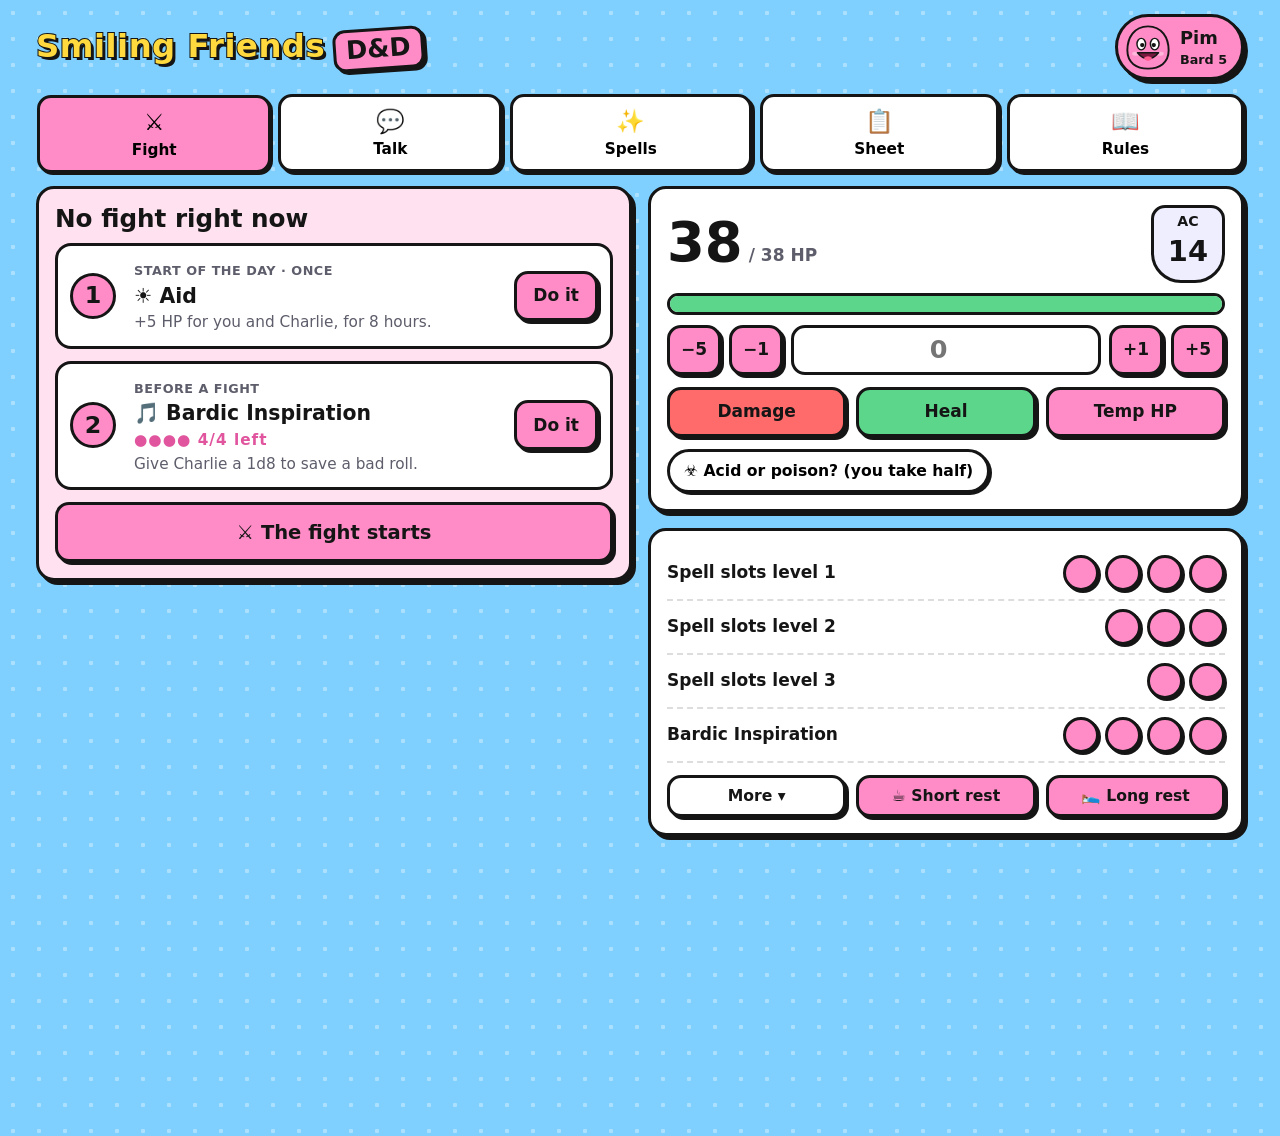
<file: site/index.html>
<!DOCTYPE html>
<html lang="en">
<head>
<meta charset="utf-8">
<meta name="viewport" content="width=device-width, initial-scale=1, viewport-fit=cover">
<title>Pim Pimling — Smiling Friends D&amp;D</title>
<meta name="description" content="Character sheet and turn helper for Pim Pimling, Bard 5 (D&D 2024).">
<meta name="theme-color" content="#7fd0ff">
<meta name="apple-mobile-web-app-capable" content="yes">
<meta name="mobile-web-app-capable" content="yes">
<meta name="apple-mobile-web-app-title" content="Pim">
<link rel="manifest" href="manifest.json">
<link rel="icon" href="icons/icon.svg" type="image/svg+xml">
<link rel="apple-touch-icon" href="icons/icon-180.png">
<link rel="stylesheet" href="css/style.css">
</head>
<body class="theme-pim">
<div id="app"></div>
<div id="result"></div>
<noscript>Enable JavaScript to use this app.</noscript>
<script src="js/data.js"></script>
<script src="js/core.js"></script>
<script src="js/pim.js"></script>
<script src="js/flow.js"></script>
<script src="js/views.js"></script>
<script src="js/main.js"></script>
</body>
</html>
</file>
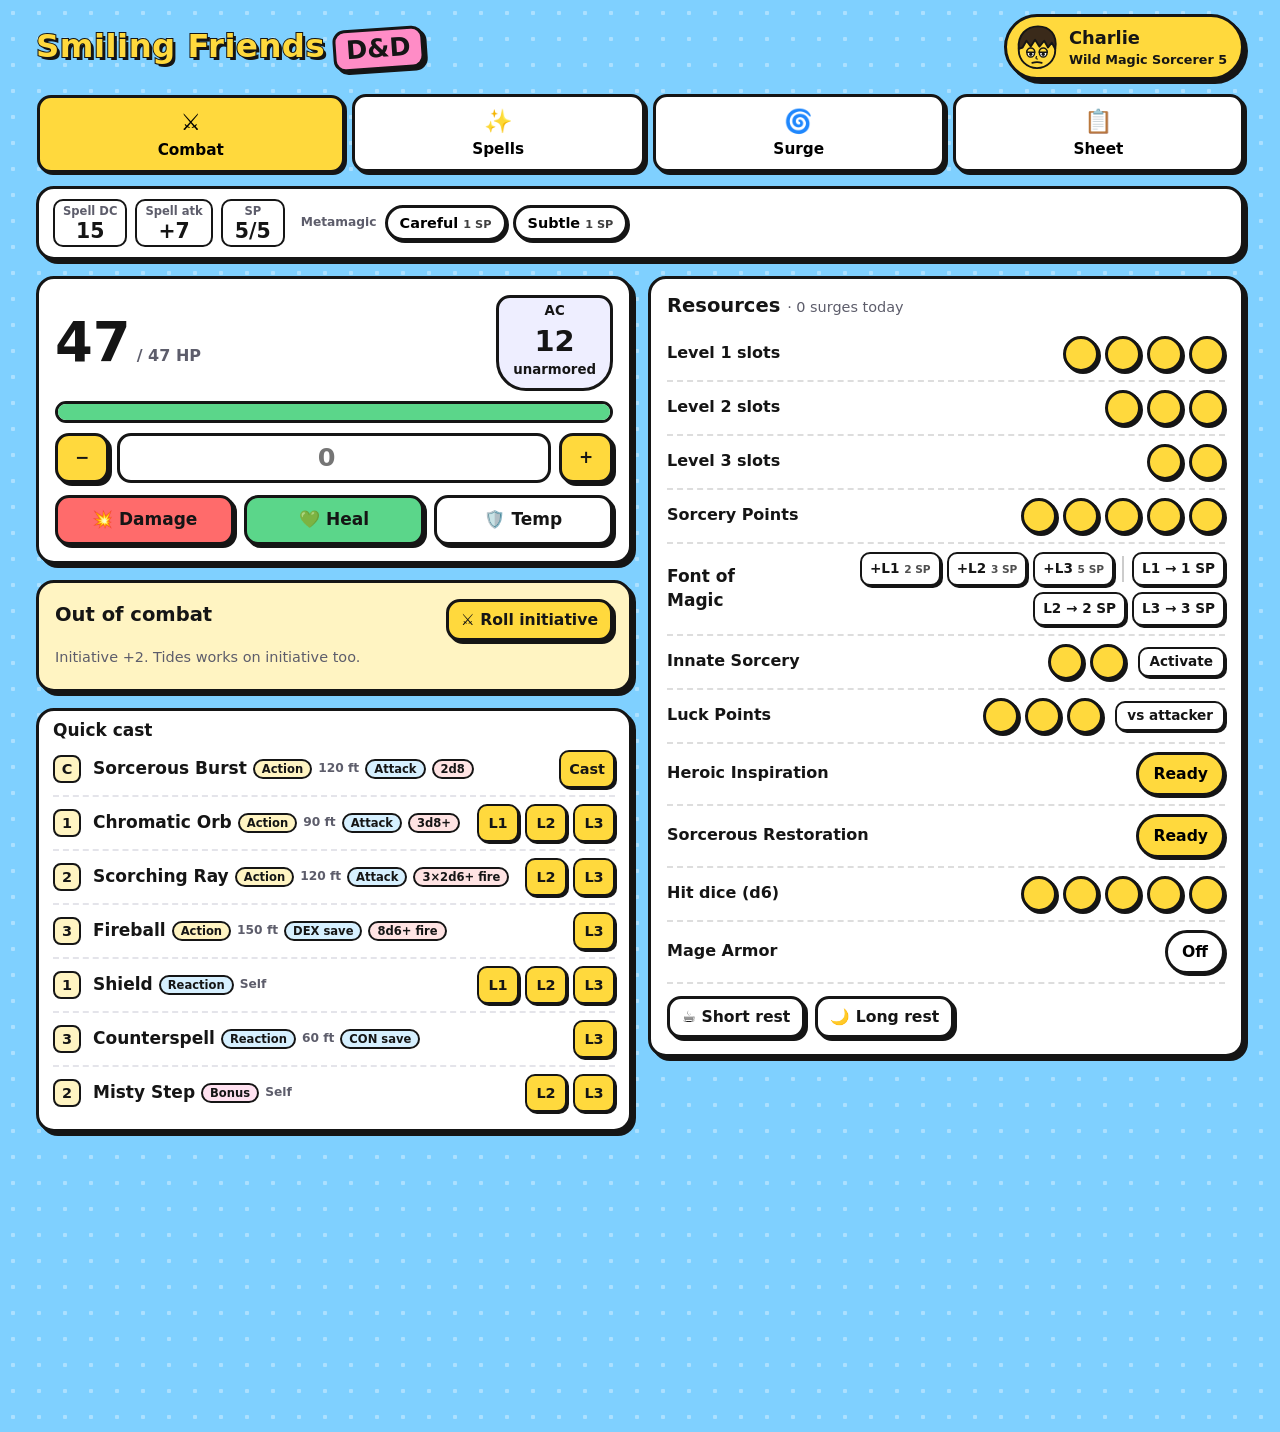
<file: site/charlie/index.html>
<!DOCTYPE html>
<html lang="en">
<head>
<meta charset="utf-8">
<meta name="viewport" content="width=device-width, initial-scale=1, viewport-fit=cover">
<title>Charlie Dompler — Smiling Friends D&amp;D</title>
<meta name="description" content="Wild Magic Sorcerer 5 tracker for Charlie (D&D 2024): Tides of Chaos, surges, spells and resources.">
<meta name="theme-color" content="#ffd93d">
<meta name="apple-mobile-web-app-capable" content="yes">
<meta name="mobile-web-app-capable" content="yes">
<meta name="apple-mobile-web-app-title" content="Charlie">
<link rel="manifest" href="manifest.json">
<link rel="icon" href="icon.svg" type="image/svg+xml">
<link rel="apple-touch-icon" href="icon-180.png">
<link rel="stylesheet" href="../css/style.css">
<link rel="stylesheet" href="charlie.css">
</head>
<body class="theme-charlie">
<div id="app"></div>
<div id="result"></div>
<noscript>Enable JavaScript to use this app.</noscript>
<script src="surge.js"></script>
<script src="data.js"></script>
<script src="logic.js"></script>
<script src="ui.js"></script>
</body>
</html>
</file>
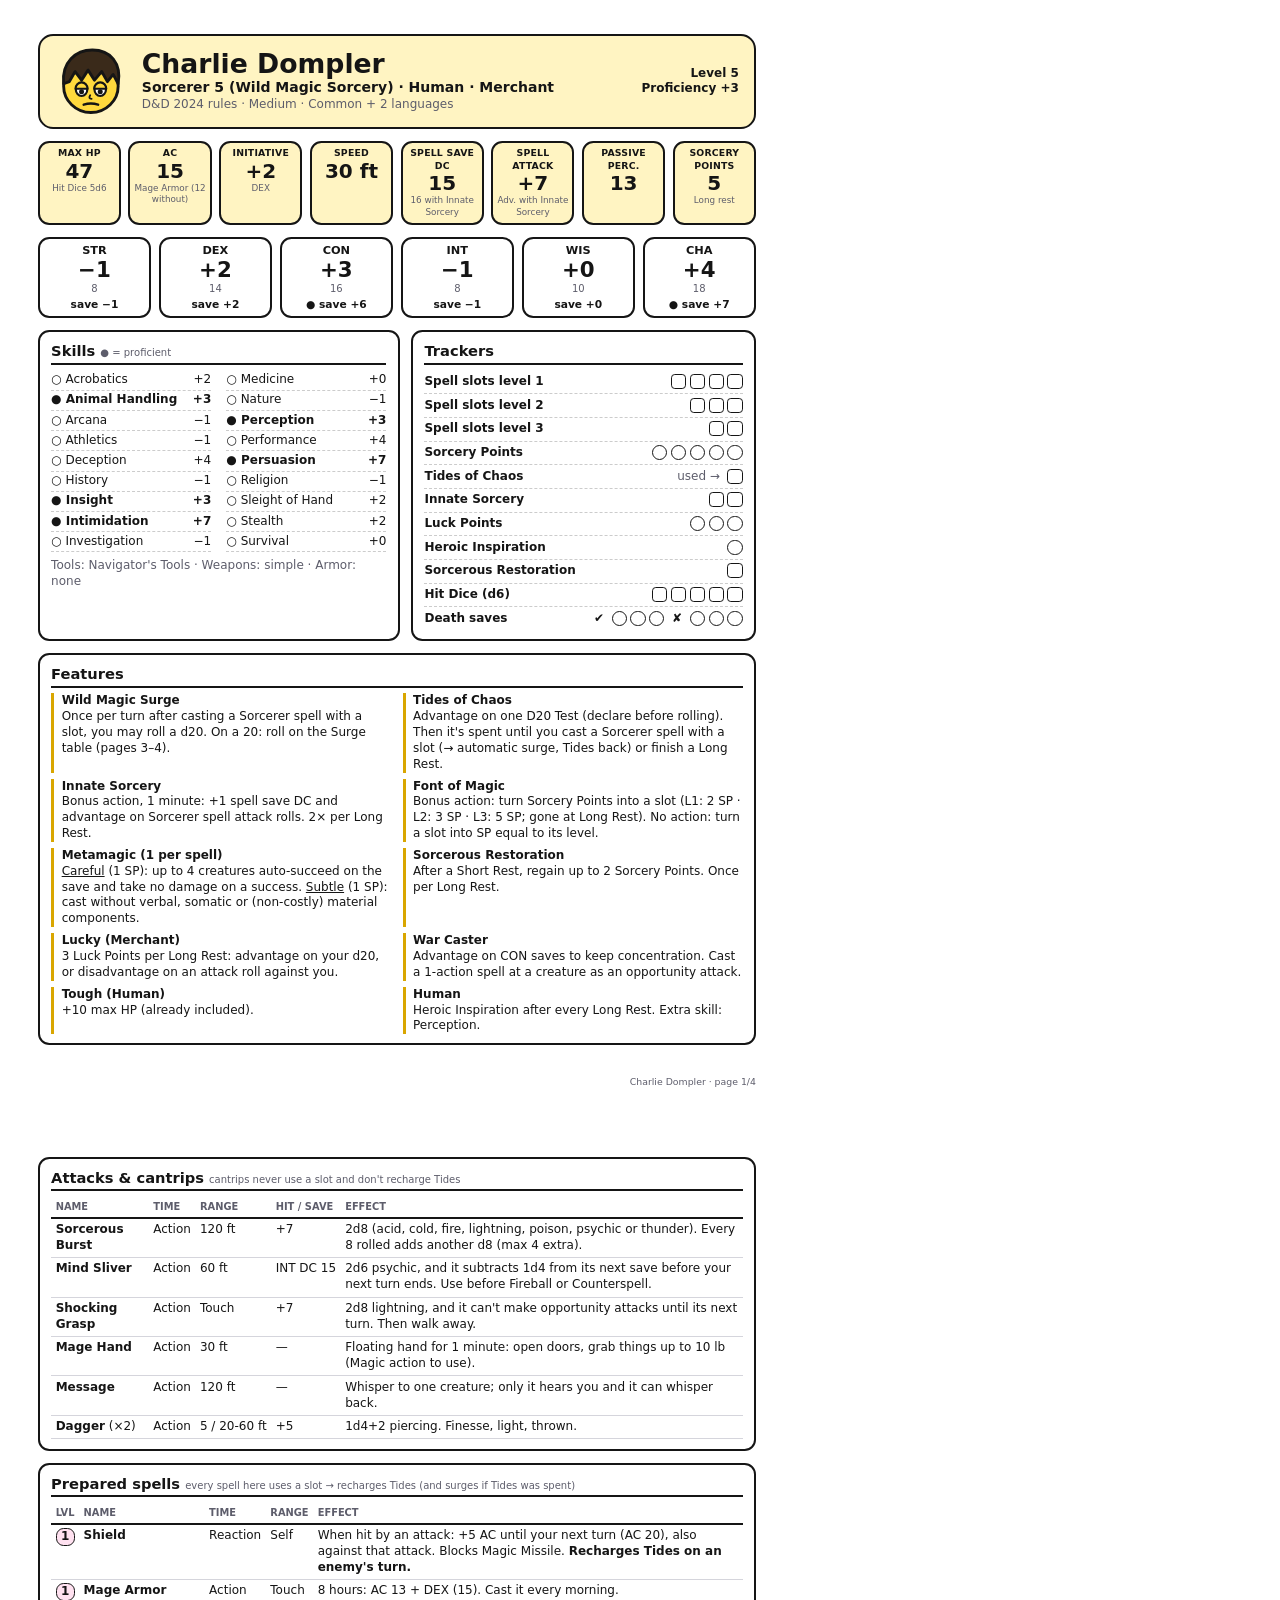
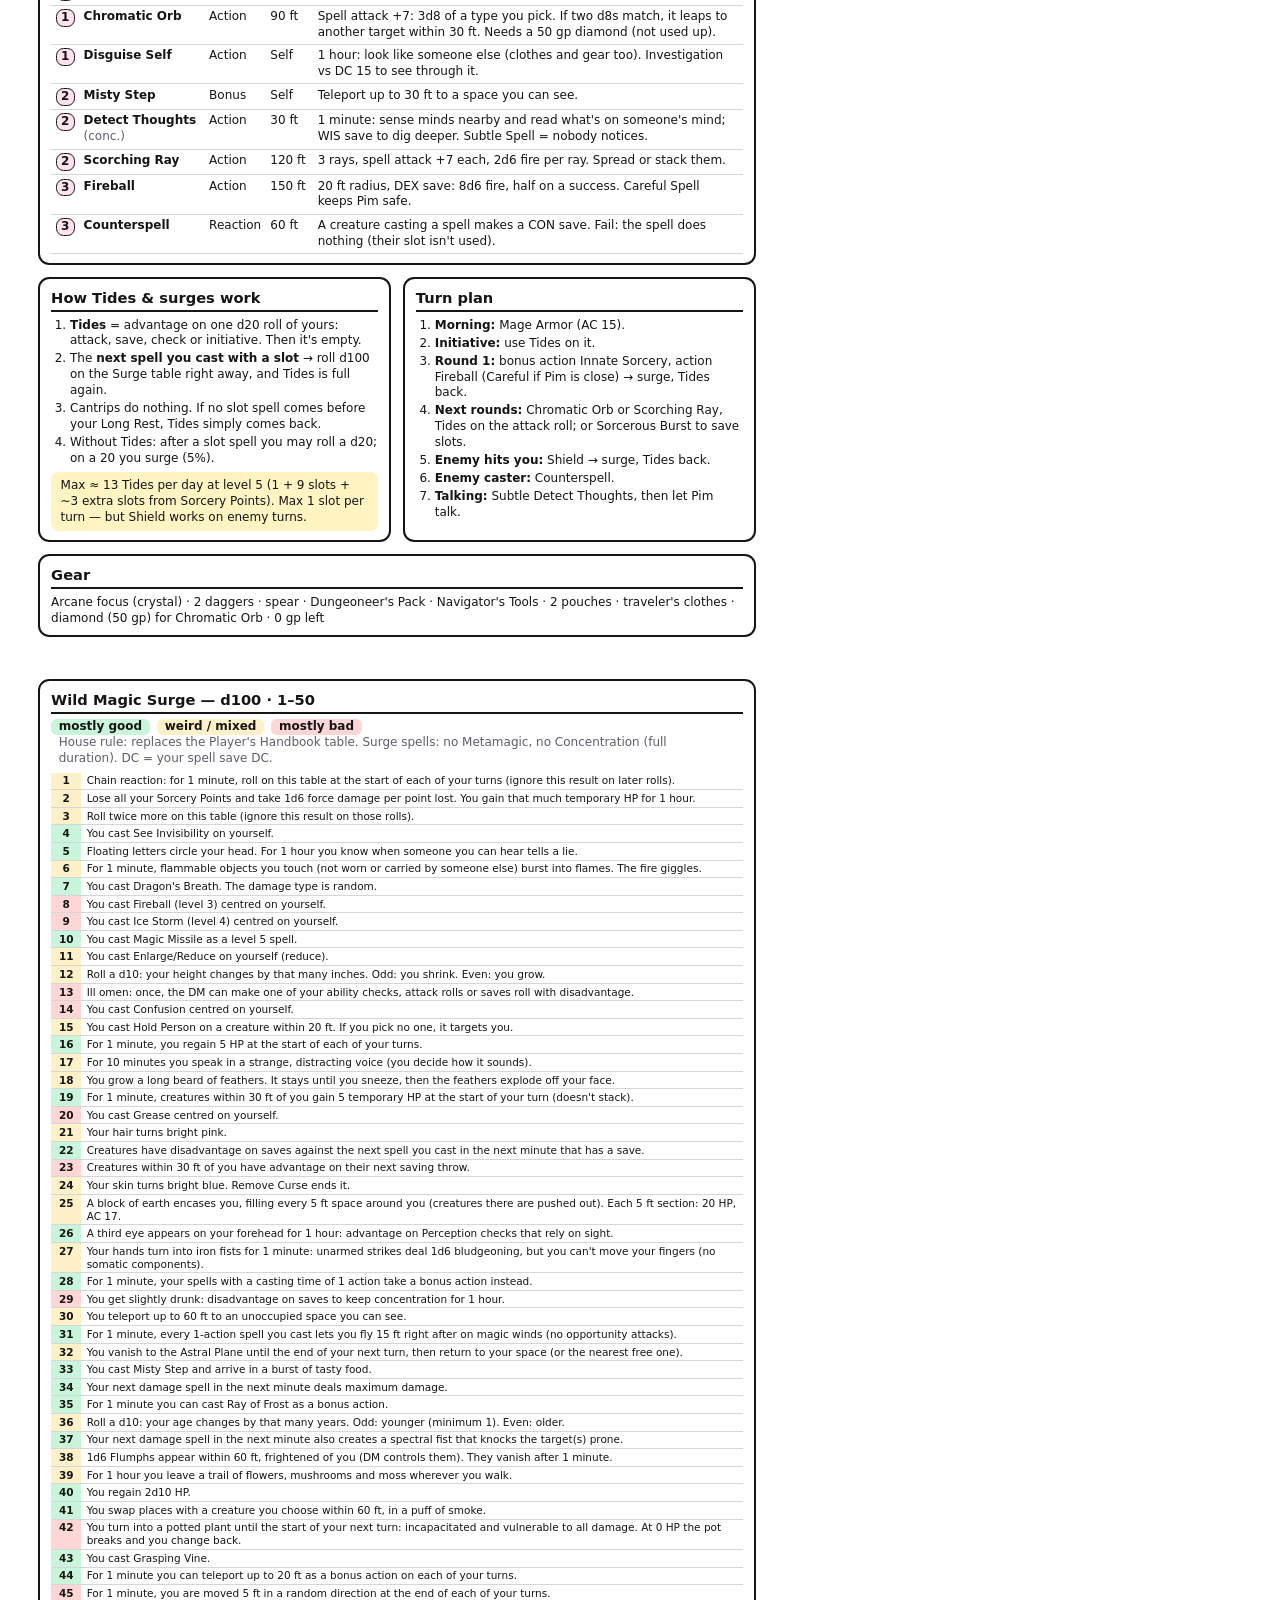
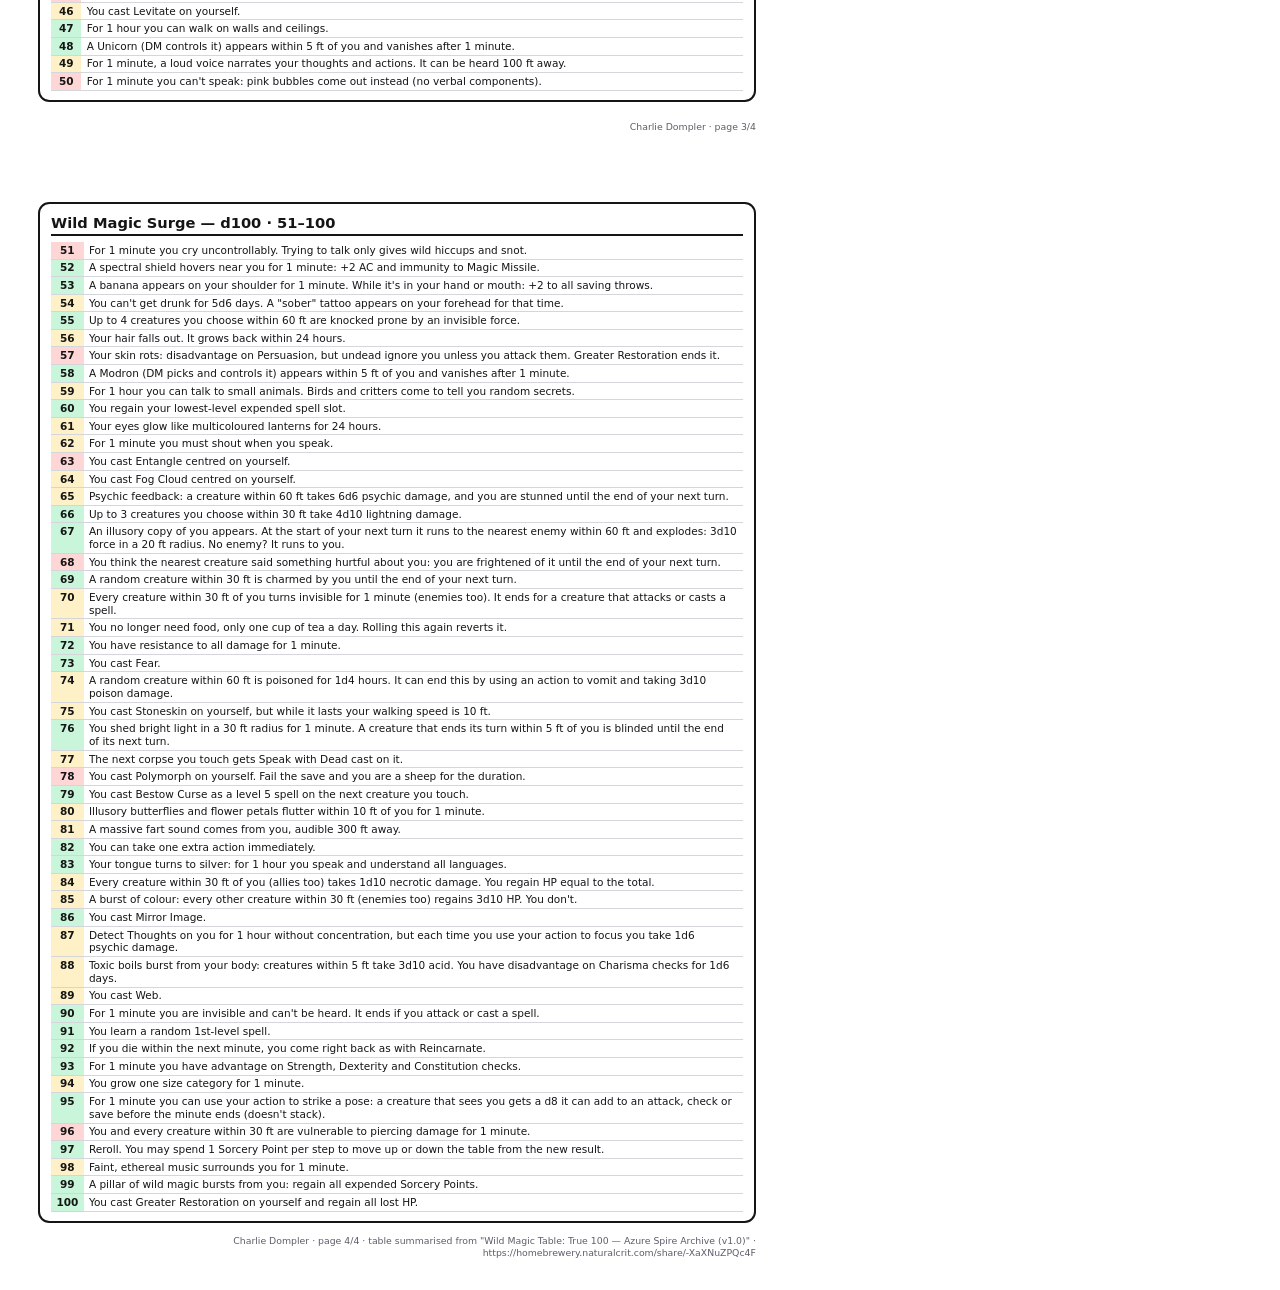
<file: sheets/src/charlie-sheet.html>
<!DOCTYPE html>
<html lang="en">
<head>
<meta charset="utf-8">
<title>Charlie Dompler — Wild Magic Sorcerer 5</title>
<style>
@page { size: A4; margin: 0; }
* { box-sizing: border-box; }
:root { --ink: #151515; --y: #ffd93d; --yl: #fff4c2; --yd: #d9a600; --pk: #ff8cc6; --pl: #ffe1f0; --mu: #5d5d6b; --ok: #c9f6da; --bad: #ffd6d6; --mid: #fff1c7; }
body { margin: 0; color: var(--ink); font: 9pt/1.32 "Segoe UI", "Trebuchet MS", system-ui, sans-serif; background: #fff; }
.page { width: 210mm; height: 297mm; padding: 9mm 10mm; overflow: hidden; break-after: page; display: flex; flex-direction: column; gap: 3.2mm; }
.page:last-child { break-after: auto; }
h2 { margin: 0 0 1.5mm; font-size: 11pt; border-bottom: 2px solid var(--ink); padding-bottom: .6mm; }
.box { border: 2px solid var(--ink); border-radius: 3mm; padding: 2.4mm 3mm; }
.muted { color: var(--mu); }
.head { display: flex; align-items: center; gap: 4mm; border: 2.5px solid var(--ink); border-radius: 4mm; padding: 2.5mm 4mm; background: var(--yl); }
.head svg { width: 19mm; height: 19mm; flex: none; }
.head h1 { margin: 0; font-size: 20pt; line-height: 1.05; }
.head .line { font-weight: 700; font-size: 10.5pt; }
.head .tag { margin-left: auto; text-align: right; font-weight: 700; }
.stats { display: grid; grid-template-columns: repeat(8, 1fr); gap: 2mm; }
.stat { border: 2px solid var(--ink); border-radius: 3mm; text-align: center; padding: 1.2mm .5mm; background: var(--yl); }
.stat small { display: block; font-weight: 700; font-size: 7pt; text-transform: uppercase; letter-spacing: .2px; }
.stat b { display: block; font-size: 15pt; line-height: 1.15; }
.stat em { display: block; font-style: normal; font-size: 6.6pt; color: var(--mu); }
.abil { display: grid; grid-template-columns: repeat(6, 1fr); gap: 2mm; }
.ab { border: 2px solid var(--ink); border-radius: 3mm; text-align: center; padding: 1mm; }
.ab .n { font-weight: 800; font-size: 8.5pt; }
.ab b { display: block; font-size: 16pt; line-height: 1.1; }
.ab .sc { font-size: 7.5pt; color: var(--mu); }
.ab .sv { display: block; font-weight: 700; font-size: 8pt; margin-top: .4mm; }
.cols { display: grid; grid-template-columns: 1fr 1fr; gap: 3mm; }
.cols3 { display: grid; grid-template-columns: 1.05fr 1fr; gap: 3mm; }
.skills { columns: 2; column-gap: 4mm; }
.sk { display: flex; justify-content: space-between; padding: .45mm 0; border-bottom: 1px dashed #ccc; break-inside: avoid; }
.sk.p { font-weight: 700; }
.sk span:first-child::before { content: "○ "; }
.sk.p span:first-child::before { content: "● "; }
.trk { display: flex; justify-content: space-between; align-items: center; padding: .9mm 0; border-bottom: 1px dashed #ccc; }
.trk:last-child { border-bottom: 0; }
.cb { display: inline-block; width: 4mm; height: 4mm; border: 1.6px solid var(--ink); border-radius: 1mm; margin-left: 1mm; vertical-align: middle; }
.cb.r { border-radius: 50%; }
.feats { display: grid; grid-template-columns: 1fr 1fr; gap: 1.6mm 3mm; }
.ft b { display: block; font-size: 9pt; }
.ft { border-left: 3px solid var(--yd); padding-left: 2mm; break-inside: avoid; }
table { width: 100%; border-collapse: collapse; }
th, td { text-align: left; vertical-align: top; padding: .9mm 1.2mm; border-bottom: 1px solid #d5d5dc; }
th { font-size: 7.4pt; text-transform: uppercase; color: var(--mu); border-bottom: 2px solid var(--ink); }
td.c { white-space: nowrap; }
.lv { display: inline-block; min-width: 5mm; text-align: center; font-weight: 800; border: 1.5px solid var(--ink); border-radius: 2mm; padding: 0 1mm; background: var(--pl); }
.how ol { margin: 0; padding-left: 5mm; }
.how li { margin: .6mm 0; }
.note { background: var(--yl); border-radius: 2mm; padding: 1.5mm 2.5mm; }
.surge td:first-child { font-weight: 800; white-space: nowrap; width: 8mm; text-align: center; }
.surge td { padding: .5mm 1.4mm; font-size: 7.9pt; line-height: 1.22; }
.surge tr.g td:first-child { background: var(--ok); }
.surge tr.m td:first-child { background: var(--mid); }
.surge tr.b td:first-child { background: var(--bad); }
.legend span { display: inline-block; padding: 0 2mm; border-radius: 1.5mm; margin-right: 2mm; font-weight: 700; }
.foot { margin-top: auto; font-size: 7pt; color: var(--mu); text-align: right; }
</style>
</head>
<body>

<!-- ===================== PAGE 1 ===================== -->
<section class="page">
  <div class="head">
    <svg viewBox="0 0 100 100" aria-hidden="true"><ellipse cx="50" cy="57" rx="38" ry="37" fill="#ffd93d" stroke="#151515" stroke-width="4"/><path d="M12 54C9 24 29 7 52 7C77 7 93 25 88 54L81 41L73 51L65 37L55 49L46 35L37 49L28 37L20 51Z" fill="#3a2a1a" stroke="#151515" stroke-width="4" stroke-linejoin="round"/><ellipse cx="37" cy="62" rx="8" ry="9" fill="#fff" stroke="#151515" stroke-width="3"/><circle cx="37" cy="65" r="3.5" fill="#151515"/><path d="M28.6 61A8.4 9 0 0 1 45.4 61Z" fill="#ffd93d" stroke="#151515" stroke-width="3" stroke-linejoin="round"/><ellipse cx="63" cy="62" rx="8" ry="9" fill="#fff" stroke="#151515" stroke-width="3"/><circle cx="63" cy="65" r="3.5" fill="#151515"/><path d="M54.6 61A8.4 9 0 0 1 71.4 61Z" fill="#ffd93d" stroke="#151515" stroke-width="3" stroke-linejoin="round"/><path d="M49 70Q46 75 51 75" fill="none" stroke="#151515" stroke-width="2.5" stroke-linecap="round"/><path d="M40 83Q50 80 60 83" fill="none" stroke="#151515" stroke-width="3.5" stroke-linecap="round"/></svg>
    <div><h1>Charlie Dompler</h1><div class="line">Sorcerer 5 (Wild Magic Sorcery) · Human · Merchant</div><div class="muted">D&amp;D 2024 rules · Medium · Common + 2 languages</div></div>
    <div class="tag">Level 5<br>Proficiency +3</div>
  </div>

  <div class="stats">
    <div class="stat"><small>Max HP</small><b>47</b><em>Hit Dice 5d6</em></div>
    <div class="stat"><small>AC</small><b>15</b><em>Mage Armor (12 without)</em></div>
    <div class="stat"><small>Initiative</small><b>+2</b><em>DEX</em></div>
    <div class="stat"><small>Speed</small><b>30 ft</b><em>&nbsp;</em></div>
    <div class="stat"><small>Spell save DC</small><b>15</b><em>16 with Innate Sorcery</em></div>
    <div class="stat"><small>Spell attack</small><b>+7</b><em>Adv. with Innate Sorcery</em></div>
    <div class="stat"><small>Passive Perc.</small><b>13</b><em>&nbsp;</em></div>
    <div class="stat"><small>Sorcery Points</small><b>5</b><em>Long rest</em></div>
  </div>

  <div class="abil">
    <div class="ab"><div class="n">STR</div><b>−1</b><span class="sc">8</span><span class="sv">save −1</span></div>
    <div class="ab"><div class="n">DEX</div><b>+2</b><span class="sc">14</span><span class="sv">save +2</span></div>
    <div class="ab"><div class="n">CON</div><b>+3</b><span class="sc">16</span><span class="sv">● save +6</span></div>
    <div class="ab"><div class="n">INT</div><b>−1</b><span class="sc">8</span><span class="sv">save −1</span></div>
    <div class="ab"><div class="n">WIS</div><b>+0</b><span class="sc">10</span><span class="sv">save +0</span></div>
    <div class="ab"><div class="n">CHA</div><b>+4</b><span class="sc">18</span><span class="sv">● save +7</span></div>
  </div>

  <div class="cols3">
    <div class="box"><h2>Skills <span class="muted" style="font-size:7.5pt;font-weight:400">● = proficient</span></h2>
      <div class="skills">
        <div class="sk"><span>Acrobatics</span><span>+2</span></div>
        <div class="sk p"><span>Animal Handling</span><span>+3</span></div>
        <div class="sk"><span>Arcana</span><span>−1</span></div>
        <div class="sk"><span>Athletics</span><span>−1</span></div>
        <div class="sk"><span>Deception</span><span>+4</span></div>
        <div class="sk"><span>History</span><span>−1</span></div>
        <div class="sk p"><span>Insight</span><span>+3</span></div>
        <div class="sk p"><span>Intimidation</span><span>+7</span></div>
        <div class="sk"><span>Investigation</span><span>−1</span></div>
        <div class="sk"><span>Medicine</span><span>+0</span></div>
        <div class="sk"><span>Nature</span><span>−1</span></div>
        <div class="sk p"><span>Perception</span><span>+3</span></div>
        <div class="sk"><span>Performance</span><span>+4</span></div>
        <div class="sk p"><span>Persuasion</span><span>+7</span></div>
        <div class="sk"><span>Religion</span><span>−1</span></div>
        <div class="sk"><span>Sleight of Hand</span><span>+2</span></div>
        <div class="sk"><span>Stealth</span><span>+2</span></div>
        <div class="sk"><span>Survival</span><span>+0</span></div>
      </div>
      <p class="muted" style="margin:1.5mm 0 0">Tools: Navigator's Tools · Weapons: simple · Armor: none</p>
    </div>
    <div class="box"><h2>Trackers</h2>
      <div class="trk"><b>Spell slots level 1</b><span><i class="cb"></i><i class="cb"></i><i class="cb"></i><i class="cb"></i></span></div>
      <div class="trk"><b>Spell slots level 2</b><span><i class="cb"></i><i class="cb"></i><i class="cb"></i></span></div>
      <div class="trk"><b>Spell slots level 3</b><span><i class="cb"></i><i class="cb"></i></span></div>
      <div class="trk"><b>Sorcery Points</b><span><i class="cb r"></i><i class="cb r"></i><i class="cb r"></i><i class="cb r"></i><i class="cb r"></i></span></div>
      <div class="trk"><b>Tides of Chaos</b><span class="muted">used → <i class="cb"></i></span></div>
      <div class="trk"><b>Innate Sorcery</b><span><i class="cb"></i><i class="cb"></i></span></div>
      <div class="trk"><b>Luck Points</b><span><i class="cb r"></i><i class="cb r"></i><i class="cb r"></i></span></div>
      <div class="trk"><b>Heroic Inspiration</b><span><i class="cb r"></i></span></div>
      <div class="trk"><b>Sorcerous Restoration</b><span><i class="cb"></i></span></div>
      <div class="trk"><b>Hit Dice (d6)</b><span><i class="cb"></i><i class="cb"></i><i class="cb"></i><i class="cb"></i><i class="cb"></i></span></div>
      <div class="trk"><b>Death saves</b><span>✔ <i class="cb r"></i><i class="cb r"></i><i class="cb r"></i> &nbsp;✘ <i class="cb r"></i><i class="cb r"></i><i class="cb r"></i></span></div>
    </div>
  </div>

  <div class="box"><h2>Features</h2>
    <div class="feats">
      <div class="ft"><b>Wild Magic Surge</b>Once per turn after casting a Sorcerer spell with a slot, you may roll a d20. On a 20: roll on the Surge table (pages 3–4).</div>
      <div class="ft"><b>Tides of Chaos</b>Advantage on one D20 Test (declare before rolling). Then it's spent until you cast a Sorcerer spell with a slot (→ automatic surge, Tides back) or finish a Long Rest.</div>
      <div class="ft"><b>Innate Sorcery</b>Bonus action, 1 minute: +1 spell save DC and advantage on Sorcerer spell attack rolls. 2× per Long Rest.</div>
      <div class="ft"><b>Font of Magic</b>Bonus action: turn Sorcery Points into a slot (L1: 2 SP · L2: 3 SP · L3: 5 SP; gone at Long Rest). No action: turn a slot into SP equal to its level.</div>
      <div class="ft"><b>Metamagic (1 per spell)</b><u>Careful</u> (1 SP): up to 4 creatures auto-succeed on the save and take no damage on a success. <u>Subtle</u> (1 SP): cast without verbal, somatic or (non-costly) material components.</div>
      <div class="ft"><b>Sorcerous Restoration</b>After a Short Rest, regain up to 2 Sorcery Points. Once per Long Rest.</div>
      <div class="ft"><b>Lucky (Merchant)</b>3 Luck Points per Long Rest: advantage on your d20, or disadvantage on an attack roll against you.</div>
      <div class="ft"><b>War Caster</b>Advantage on CON saves to keep concentration. Cast a 1-action spell at a creature as an opportunity attack.</div>
      <div class="ft"><b>Tough (Human)</b>+10 max HP (already included).</div>
      <div class="ft"><b>Human</b>Heroic Inspiration after every Long Rest. Extra skill: Perception.</div>
    </div>
  </div>
  <div class="foot">Charlie Dompler · page 1/4</div>
</section>

<!-- ===================== PAGE 2 ===================== -->
<section class="page">
  <div class="box"><h2>Attacks &amp; cantrips <span class="muted" style="font-size:7.5pt;font-weight:400">cantrips never use a slot and don't recharge Tides</span></h2>
    <table>
      <tr><th>Name</th><th>Time</th><th>Range</th><th>Hit / save</th><th>Effect</th></tr>
      <tr><td><b>Sorcerous Burst</b></td><td class="c">Action</td><td class="c">120 ft</td><td class="c">+7</td><td>2d8 (acid, cold, fire, lightning, poison, psychic or thunder). Every 8 rolled adds another d8 (max 4 extra).</td></tr>
      <tr><td><b>Mind Sliver</b></td><td class="c">Action</td><td class="c">60 ft</td><td class="c">INT DC 15</td><td>2d6 psychic, and it subtracts 1d4 from its next save before your next turn ends. Use before Fireball or Counterspell.</td></tr>
      <tr><td><b>Shocking Grasp</b></td><td class="c">Action</td><td class="c">Touch</td><td class="c">+7</td><td>2d8 lightning, and it can't make opportunity attacks until its next turn. Then walk away.</td></tr>
      <tr><td><b>Mage Hand</b></td><td class="c">Action</td><td class="c">30 ft</td><td class="c">—</td><td>Floating hand for 1 minute: open doors, grab things up to 10 lb (Magic action to use).</td></tr>
      <tr><td><b>Message</b></td><td class="c">Action</td><td class="c">120 ft</td><td class="c">—</td><td>Whisper to one creature; only it hears you and it can whisper back.</td></tr>
      <tr><td><b>Dagger</b> (×2)</td><td class="c">Action</td><td class="c">5 / 20-60 ft</td><td class="c">+5</td><td>1d4+2 piercing. Finesse, light, thrown.</td></tr>
    </table>
  </div>

  <div class="box"><h2>Prepared spells <span class="muted" style="font-size:7.5pt;font-weight:400">every spell here uses a slot → recharges Tides (and surges if Tides was spent)</span></h2>
    <table>
      <tr><th>Lvl</th><th>Name</th><th>Time</th><th>Range</th><th>Effect</th></tr>
      <tr><td><span class="lv">1</span></td><td><b>Shield</b></td><td class="c">Reaction</td><td class="c">Self</td><td>When hit by an attack: +5 AC until your next turn (AC 20), also against that attack. Blocks Magic Missile. <b>Recharges Tides on an enemy's turn.</b></td></tr>
      <tr><td><span class="lv">1</span></td><td><b>Mage Armor</b></td><td class="c">Action</td><td class="c">Touch</td><td>8 hours: AC 13 + DEX (15). Cast it every morning.</td></tr>
      <tr><td><span class="lv">1</span></td><td><b>Chromatic Orb</b></td><td class="c">Action</td><td class="c">90 ft</td><td>Spell attack +7: 3d8 of a type you pick. If two d8s match, it leaps to another target within 30 ft. Needs a 50 gp diamond (not used up).</td></tr>
      <tr><td><span class="lv">1</span></td><td><b>Disguise Self</b></td><td class="c">Action</td><td class="c">Self</td><td>1 hour: look like someone else (clothes and gear too). Investigation vs DC 15 to see through it.</td></tr>
      <tr><td><span class="lv">2</span></td><td><b>Misty Step</b></td><td class="c">Bonus</td><td class="c">Self</td><td>Teleport up to 30 ft to a space you can see.</td></tr>
      <tr><td><span class="lv">2</span></td><td><b>Detect Thoughts</b> <span class="muted">(conc.)</span></td><td class="c">Action</td><td class="c">30 ft</td><td>1 minute: sense minds nearby and read what's on someone's mind; WIS save to dig deeper. Subtle Spell = nobody notices.</td></tr>
      <tr><td><span class="lv">2</span></td><td><b>Scorching Ray</b></td><td class="c">Action</td><td class="c">120 ft</td><td>3 rays, spell attack +7 each, 2d6 fire per ray. Spread or stack them.</td></tr>
      <tr><td><span class="lv">3</span></td><td><b>Fireball</b></td><td class="c">Action</td><td class="c">150 ft</td><td>20 ft radius, DEX save: 8d6 fire, half on a success. Careful Spell keeps Pim safe.</td></tr>
      <tr><td><span class="lv">3</span></td><td><b>Counterspell</b></td><td class="c">Reaction</td><td class="c">60 ft</td><td>A creature casting a spell makes a CON save. Fail: the spell does nothing (their slot isn't used).</td></tr>
    </table>
  </div>

  <div class="cols">
    <div class="box how"><h2>How Tides &amp; surges work</h2>
      <ol>
        <li><b>Tides</b> = advantage on one d20 roll of yours: attack, save, check or initiative. Then it's empty.</li>
        <li>The <b>next spell you cast with a slot</b> → roll d100 on the Surge table right away, and Tides is full again.</li>
        <li>Cantrips do nothing. If no slot spell comes before your Long Rest, Tides simply comes back.</li>
        <li>Without Tides: after a slot spell you may roll a d20; on a 20 you surge (5%).</li>
      </ol>
      <p class="note" style="margin:1.5mm 0 0">Max ≈ 13 Tides per day at level 5 (1 + 9 slots + ~3 extra slots from Sorcery Points). Max 1 slot per turn — but Shield works on enemy turns.</p>
    </div>
    <div class="box how"><h2>Turn plan</h2>
      <ol>
        <li><b>Morning:</b> Mage Armor (AC 15).</li>
        <li><b>Initiative:</b> use Tides on it.</li>
        <li><b>Round 1:</b> bonus action Innate Sorcery, action Fireball (Careful if Pim is close) → surge, Tides back.</li>
        <li><b>Next rounds:</b> Chromatic Orb or Scorching Ray, Tides on the attack roll; or Sorcerous Burst to save slots.</li>
        <li><b>Enemy hits you:</b> Shield → surge, Tides back.</li>
        <li><b>Enemy caster:</b> Counterspell.</li>
        <li><b>Talking:</b> Subtle Detect Thoughts, then let Pim talk.</li>
      </ol>
    </div>
  </div>

  <div class="box"><h2>Gear</h2>
    Arcane focus (crystal) · 2 daggers · spear · Dungeoneer's Pack · Navigator's Tools · 2 pouches · traveler's clothes · diamond (50 gp) for Chromatic Orb · 0 gp left
  </div>
  <div class="foot">Charlie Dompler · page 2/4</div>
</section>

<!-- ===================== PAGES 3-4: surge table, filled from site/charlie/surge.js ===================== -->
<section class="page">
  <div class="box"><h2>Wild Magic Surge — d100 · 1–50</h2>
    <p class="legend" style="margin:0 0 1.5mm"><span style="background:var(--ok)">mostly good</span><span style="background:var(--mid)">weird / mixed</span><span style="background:var(--bad)">mostly bad</span>
      <span class="muted" style="font-weight:400">House rule: replaces the Player's Handbook table. Surge spells: no Metamagic, no Concentration (full duration). DC = your spell save DC.</span></p>
    <table class="surge" id="surgeA"></table>
  </div>
  <div class="foot">Charlie Dompler · page 3/4</div>
</section>
<section class="page">
  <div class="box"><h2>Wild Magic Surge — d100 · 51–100</h2>
    <table class="surge" id="surgeB"></table>
  </div>
  <div class="foot" id="credit">Charlie Dompler · page 4/4</div>
</section>
<script src="../../site/charlie/surge.js"></script>
<script>
  (function () {
    var rows = window.SURGE.rows;
    function fill(id, from, to) {
      var html = '';
      for (var i = from; i < to; i++) html += '<tr class="' + rows[i][0] + '"><td>' + (i + 1) + '</td><td>' + rows[i][1] + '</td></tr>';
      document.getElementById(id).innerHTML = html;
    }
    fill('surgeA', 0, 50);
    fill('surgeB', 50, 100);
    document.getElementById('credit').textContent = 'Charlie Dompler · page 4/4 · table summarised from "' + window.SURGE.credit + '" · ' + window.SURGE.source;
  })();
</script>
</body>
</html>
</file>
<file: site/css/style.css>
:root {
  --ink: #151515;
  --sky: #7fd0ff;
  --pim: #ff8cc6; --pim-d: #e0559e; --pim-l: #ffe1f0;
  --charlie: #ffd93d; --charlie-d: #d9a600; --charlie-l: #fff4c2;
  --ok: #5bd68a; --bad: #ff6b6b; --warn: #ffb347; --violet: #b69cff;
  --muted: #5d5d6b;
  --r: 18px;
  --sh: 4px 4px 0 var(--ink);
  font-size: 17px;
}
body.theme-pim { --accent: var(--pim); --accent-d: var(--pim-d); --accent-l: var(--pim-l); }
body.theme-charlie { --accent: var(--charlie); --accent-d: var(--charlie-d); --accent-l: var(--charlie-l); }

* { box-sizing: border-box; }
html { -webkit-text-size-adjust: 100%; }
body {
  margin: 0; color: var(--ink); line-height: 1.4;
  font-family: "Fredoka", "Nunito", "Segoe UI Rounded", "Arial Rounded MT Bold", "Trebuchet MS", system-ui, sans-serif;
  background: var(--sky) radial-gradient(circle, rgba(255,255,255,.35) 2px, transparent 2.5px) 0 0 / 26px 26px;
  padding-bottom: 260px;
  -webkit-tap-highlight-color: transparent;
}
main { max-width: 1240px; margin: 0 auto; padding: 0 16px 24px; }
h2, h3 { margin: 0 0 10px; line-height: 1.15; }
h2 { font-size: 1.45rem; }
h3 { font-size: 1.15rem; }
h3 small, .label, .muted { color: var(--muted); font-weight: 500; font-size: .85rem; }
p { margin: 6px 0; }
svg { display: block; }

/* ---------- Header ---------- */
.top { display: flex; align-items: center; justify-content: space-between; gap: 12px; flex-wrap: wrap;
  max-width: 1240px; margin: 0 auto; padding: 14px 16px 8px; }
.brand { display: flex; align-items: baseline; gap: 8px; }
.logo { font-size: 1.9rem; font-weight: 900; letter-spacing: .5px; color: var(--charlie);
  -webkit-text-stroke: 2px var(--ink); paint-order: stroke fill; text-shadow: 3px 3px 0 var(--ink); }
.dnd { font-size: 1.5rem; font-weight: 900; background: var(--pim); border: 3px solid var(--ink); border-radius: 12px;
  padding: 0 10px; box-shadow: 3px 3px 0 var(--ink); transform: rotate(-4deg); }
.whobtn { display: flex; align-items: center; gap: 8px; padding: 6px 14px 6px 6px; border: 3px solid var(--ink);
  border-radius: 999px; background: #fff; box-shadow: var(--sh); font: inherit; text-align: left; }
.whobtn svg { width: 48px; height: 48px; }
.whobtn b { display: block; font-size: 1.05rem; }
.whobtn small { display: block; color: var(--ink); font-size: .75rem; font-weight: 700; }
.whobtn.pim.on { background: var(--pim); }

.tabs { display: flex; gap: 8px; overflow-x: auto; max-width: 1240px; margin: 0 auto; padding: 6px 16px 14px; scrollbar-width: none; }
.tab { flex: 1 0 auto; display: flex; flex-direction: column; align-items: center; gap: 2px; min-width: 92px; padding: 8px 12px;
  border: 3px solid var(--ink); border-radius: 14px; background: #fff; font: inherit; font-weight: 700; font-size: .9rem;
  box-shadow: 3px 3px 0 var(--ink); cursor: pointer; }
.tab span { font-size: 1.35rem; }
.tab.on { background: var(--accent); transform: translate(1px, 1px); box-shadow: 2px 2px 0 var(--ink); }

/* ---------- Bouwstenen ---------- */
.card { background: #fff; border: 3px solid var(--ink); border-radius: var(--r); box-shadow: var(--sh); padding: 16px; margin-bottom: 16px; }
.card.slim { padding: 10px 16px; }
.grid { display: grid; grid-template-columns: 1fr 1fr; gap: 16px; align-items: start; }
.col { min-width: 0; }
.cards { display: grid; grid-template-columns: repeat(auto-fill, minmax(320px, 1fr)); gap: 16px; }
.cards .card { margin-bottom: 0; }
.row, .row3 { display: flex; gap: 10px; align-items: center; margin-top: 12px; }
.row.wrap { flex-wrap: wrap; }
.row3 > * { flex: 1; }
.two { display: grid; grid-template-columns: 1fr 1fr; gap: 16px; }

.btn { font: inherit; font-weight: 800; font-size: 1rem; min-height: 50px; padding: 10px 16px; border: 3px solid var(--ink);
  border-radius: 14px; background: var(--accent); color: var(--ink); box-shadow: 3px 3px 0 var(--ink); cursor: pointer;
  touch-action: manipulation; }
.btn:active, .tog:active, .pip:active, .die:active, .chip:active { transform: translate(2px, 2px); box-shadow: 1px 1px 0 var(--ink); }
.btn.big { font-size: 1.15rem; min-height: 60px; flex: 1; }
.btn.sm { min-height: 42px; padding: 6px 12px; font-size: .92rem; }
.btn.sq { min-width: 54px; padding: 8px; }
.btn.mini { min-height: 30px; padding: 2px 10px; font-size: .8rem; border-width: 2px; box-shadow: 2px 2px 0 var(--ink); border-radius: 10px; background: #fff; margin-left: 6px; }
.btn.ghost { background: #fff; }
.btn.ok { background: var(--ok); }
.btn.bad { background: var(--bad); }
.tog { font: inherit; font-weight: 700; font-size: .92rem; min-height: 44px; padding: 6px 14px; border: 3px solid var(--ink);
  border-radius: 999px; background: #fff; box-shadow: 2px 2px 0 var(--ink); cursor: pointer; }
.tog.on { background: var(--accent); }
.badges { display: flex; flex-wrap: wrap; gap: 6px; margin: 10px 0 4px; }
.badge { display: inline-flex; align-items: center; border: 2px solid var(--ink); border-radius: 999px; padding: 3px 10px; font-size: .82rem; font-weight: 700; background: #f2f2f6; }
.badge.conc { background: #e3dcff; }
.badge.zone { background: #c9f6da; }
.badge.rage { background: var(--bad); color: #fff; }
.badge.warn { background: #ffe0b2; }
.badge.t-action { background: var(--charlie-l); }
.badge.t-bonus { background: var(--pim-l); }
.badge.t-reaction { background: #d6f0ff; }
.hint { background: var(--accent-l); border: 2px dashed var(--ink); border-radius: 12px; padding: 8px 12px; font-size: .9rem; }
.tipline { margin: 12px 0 0; font-weight: 600; color: var(--muted); }
.tipline .btn { margin-left: 8px; }
.fold { display: none; margin-top: 14px; }
.fold.open { display: block; }

/* ---------- Beurt-hulp ---------- */
.turn { background: var(--accent-l); }
.turnhead { display: flex; justify-content: space-between; align-items: center; gap: 10px; flex-wrap: wrap; }
.round { background: var(--ink); color: #fff; font-weight: 800; border-radius: 999px; padding: 4px 14px; }
.situ { display: flex; flex-wrap: wrap; gap: 8px; align-items: center; margin: 12px 0; }
.situ .label { width: 100%; }
.steps { display: flex; flex-direction: column; gap: 12px; margin-top: 8px; }
.step { display: grid; grid-template-columns: 52px 1fr auto; gap: 12px; align-items: center; background: #fff; border: 3px solid var(--ink); border-radius: 16px; padding: 12px; }
.step .num { width: 46px; height: 46px; display: grid; place-items: center; border-radius: 50%; border: 3px solid var(--ink); background: var(--accent); font-weight: 900; font-size: 1.4rem; }
.step-b .kind { display: inline-block; font-size: .75rem; font-weight: 800; text-transform: uppercase; letter-spacing: .5px; color: var(--muted); }
.step-b b { display: block; font-size: 1.2rem; }
.step-b small { display: block; color: var(--muted); font-size: .9rem; margin-top: 2px; }
.step-b .uses { display: inline-block; margin-top: 2px; font-weight: 800; font-size: .9rem; color: var(--pim-d); letter-spacing: 1px; }
.step-a { display: flex; flex-wrap: wrap; gap: 8px; }
.step-a:empty { display: none; }
.step.done { opacity: .45; }
.step.done .num { background: var(--ok); }

/* ---------- Status ---------- */
.hprow { display: flex; justify-content: space-between; align-items: center; }
.hpnum .big { font-size: 3.2rem; font-weight: 900; line-height: 1; }
.hpnum .of { font-weight: 700; margin-left: 6px; color: var(--muted); }
.hpnum .temp { display: inline-block; margin-left: 10px; background: #d6f0ff; border: 2px solid var(--ink); border-radius: 999px; padding: 2px 10px; font-weight: 800; }
.hpnum.low .big { color: #d9480f; }
.hpnum.zero .big { color: #c92a2a; }
.acbox { text-align: center; border: 3px solid var(--ink); border-radius: 14px 14px 30px 30px; padding: 4px 14px 8px; background: #eef; }
.acbox small { display: block; font-weight: 800; }
.acbox b { font-size: 1.7rem; }
.hpbar { height: 22px; border: 3px solid var(--ink); border-radius: 999px; background: #eee; overflow: hidden; margin: 10px 0; }
.hpbar i { display: block; height: 100%; background: var(--ok); transition: width .3s; }
.hpbar.mid i { background: var(--warn); }
.hpbar.low i, .hpbar.zero i { background: var(--bad); }
.amt { display: flex; gap: 8px; }
.amt input { flex: 1; min-width: 0; font: inherit; font-size: 1.5rem; font-weight: 800; text-align: center; border: 3px solid var(--ink); border-radius: 14px; padding: 4px; }
.deathbox { display: flex; flex-wrap: wrap; gap: 12px; align-items: center; margin-top: 12px; padding: 10px; border: 3px solid var(--ink); border-radius: 14px; background: #ffe3e3; }

.resrow { display: flex; justify-content: space-between; align-items: center; gap: 10px; padding: 8px 0; border-bottom: 2px dashed #ddd; }
.resrow > span { font-weight: 700; }
.resrow > div { display: flex; align-items: center; flex-wrap: wrap; justify-content: flex-end; gap: 6px; }
.pips { display: inline-flex; gap: 6px; }
.pip { width: 36px; height: 36px; border-radius: 50%; border: 3px solid var(--ink); background: #fff; box-shadow: 2px 2px 0 var(--ink); cursor: pointer; padding: 0; }
.pip.on { background: var(--accent); }

/* ---------- Sheet ---------- */
.sheethead { display: flex; gap: 16px; align-items: center; }
.sheethead > svg { width: 96px; height: 96px; flex: none; }
.sh-t { flex: 1; }
.sh-t h2 { font-size: 1.9rem; margin: 0; }
.line { font-weight: 800; }
.statgrid { display: grid; grid-template-columns: repeat(auto-fill, minmax(130px, 1fr)); gap: 10px; margin: 16px 0; }
.stat { border: 3px solid var(--ink); border-radius: 14px; padding: 8px 10px; text-align: center; background: var(--accent-l); }
.stat small { display: block; font-weight: 800; font-size: .8rem; }
.stat b { display: block; font-size: 1.6rem; }
.stat em { display: block; font-style: normal; font-size: .72rem; color: var(--muted); }
.rollmode { display: flex; flex-wrap: wrap; gap: 8px; align-items: center; margin-bottom: 14px; }
.abil { display: grid; grid-template-columns: repeat(6, 1fr); gap: 10px; margin-bottom: 18px; }
.abox { font: inherit; border: 3px solid var(--ink); border-radius: 14px; background: #fff; box-shadow: 3px 3px 0 var(--ink); padding: 8px 4px; cursor: pointer; text-align: center; }
.abox .ab { display: block; font-weight: 900; }
.abox b { display: block; font-size: 1.7rem; }
.abox small { display: block; font-size: .72rem; color: var(--muted); }
.abox em { display: block; font-style: normal; font-weight: 700; font-size: .8rem; margin-top: 4px; }
.skills { display: grid; grid-template-columns: repeat(auto-fill, minmax(250px, 1fr)); gap: 8px; margin-bottom: 18px; }
.skill { font: inherit; display: flex; align-items: center; gap: 10px; text-align: left; border: 2px solid var(--ink); border-radius: 12px; background: #fff; padding: 6px 10px; cursor: pointer; min-height: 52px; }
.skill.prof { background: var(--accent-l); }
.skill .nm { flex: 1; }
.skill .nm b { display: block; font-size: .95rem; }
.skill .nm small { display: block; font-size: .75rem; color: var(--muted); }
.skill .md { font-weight: 900; font-size: 1.25rem; }
.feats { display: grid; grid-template-columns: repeat(auto-fill, minmax(280px, 1fr)); gap: 10px; margin-bottom: 18px; }
.feat { border: 2px solid var(--ink); border-radius: 12px; padding: 10px; background: #fafafe; }
.feat p { font-size: .9rem; margin: 4px 0 0; }

/* ---------- Spells ---------- */
.resline { display: flex; flex-wrap: wrap; gap: 8px 18px; align-items: center; font-weight: 600; }
.spgroup { padding: 10px 14px; }
.spgroup h3 { margin: 0 0 2px; font-size: 1rem; }
.sprow { display: grid; grid-template-columns: 34px 1fr auto; gap: 10px; align-items: center; padding: 7px 0; border-top: 2px dashed #e4e4ea; }
.spgroup h3 + .sprow, .spgroup > .sprow:first-child { border-top: 0; }
.sprow.active { background: #e9fbef; border-radius: 10px; }
.sprow .emoji { font-size: 1.5rem; text-align: center; }
.sp-main { min-width: 0; }
.sp-name { display: flex; flex-wrap: wrap; align-items: center; gap: 6px; }
.sp-name b { font-size: 1rem; }
.sp-main small { display: block; color: var(--muted); font-size: .8rem; line-height: 1.3; }
.pill { font-size: .68rem; font-weight: 800; border: 2px solid var(--ink); border-radius: 999px; padding: 0 7px; background: #f2f2f6; }
.pill.t-action { background: var(--charlie-l); }
.pill.t-bonus { background: var(--pim-l); }
.pill.conc { background: #e3dcff; }
.rng { font-size: .72rem; color: var(--muted); font-weight: 700; }
.sp-btns { display: flex; gap: 6px; }
.btn.xs { min-height: 38px; padding: 4px 12px; font-size: .85rem; border-width: 2px; box-shadow: 2px 2px 0 var(--ink); border-radius: 10px; }
.pill.lv { background: #fff; }
.pill.sv { background: #d6f0ff; }
.sprow.empty { opacity: .4; }
.opts { margin: 6px 0 0; padding-left: 18px; font-size: .82rem; line-height: 1.35; }
.opts li { margin: 3px 0; }
.sp-main small.note { margin-top: 4px; font-style: italic; }
.sprow .when { margin: 5px 0 0; padding: 4px 10px; font-size: .82rem; line-height: 1.3; background: #fff6cc; border-left: 4px solid var(--charlie-d); border-radius: 0 8px 8px 0; }
.sprow .when b { color: #8a6a00; }

/* ---------- Talk ---------- */
.talkgrid { display: grid; grid-template-columns: repeat(2, 1fr); gap: 12px; margin-top: 12px; }
.talk { position: relative; display: grid; grid-template-columns: 52px 1fr auto; grid-template-rows: auto auto; column-gap: 12px; align-items: center;
  text-align: left; font: inherit; padding: 14px; border: 3px solid var(--ink); border-radius: 16px; background: var(--accent-l);
  box-shadow: 3px 3px 0 var(--ink); cursor: pointer; }
.talk:active { transform: translate(2px, 2px); box-shadow: 1px 1px 0 var(--ink); }
.talk .emoji { grid-row: 1 / 3; font-size: 2.2rem; text-align: center; }
.talk b { font-size: 1.2rem; }
.talk small { grid-column: 2; color: var(--muted); }
.talk .md { grid-row: 1 / 3; grid-column: 3; font-size: 2rem; font-weight: 900; }
.talk .pill { position: absolute; top: -10px; right: 12px; font-size: .75rem; padding: 1px 8px; }
.row.tight { margin-top: 0; gap: 6px; }
.row.tight .tog { min-height: 38px; padding: 4px 10px; font-size: .85rem; }
.printonly { display: none; }

/* ---------- Regels ---------- */
.rules li { margin: 6px 0; }
.rules ul { padding-left: 20px; margin: 0; }

/* ---------- Resultaat ---------- */
#result { position: fixed; left: 0; right: 0; bottom: 0; z-index: 10; display: flex; justify-content: center; padding: 0 12px calc(12px + env(safe-area-inset-bottom)); pointer-events: none; }
.result, .resmini { pointer-events: auto; }
.result { position: relative; width: min(860px, 100%); max-height: 50vh; overflow: auto; background: #fff; border: 4px solid var(--ink);
  border-radius: 22px; box-shadow: 0 6px 0 var(--ink), 0 12px 30px rgba(0,0,0,.25); padding: 14px 18px; animation: pop .18s ease-out; }
.result.who-pim { border-top: 10px solid var(--pim-d); }
@keyframes pop { from { transform: translateY(24px) scale(.97); opacity: 0; } to { transform: none; opacity: 1; } }
.r-main { display: flex; gap: 16px; align-items: center; padding-right: 40px; }
.r-big { min-width: 90px; text-align: center; font-size: 2.8rem; font-weight: 900; border: 3px solid var(--ink); border-radius: 18px; padding: 2px 12px; background: var(--charlie-l); }
.who-pim .r-big { background: var(--pim-l); }
.r-big.nat20 { background: var(--ok); }
.r-big.nat1 { background: var(--bad); color: #fff; }
.r-txt b { display: block; font-size: 1.25rem; }
.r-txt small { color: var(--muted); }
.result ul { margin: 10px 0 0; padding-left: 20px; }
.result li { margin: 4px 0; }
.result .close { position: absolute; top: 10px; right: 10px; width: 40px; height: 40px; border: 3px solid var(--ink); border-radius: 50%; background: #fff; font-weight: 900; cursor: pointer; }
.resmini { font: inherit; font-weight: 700; border: 3px solid var(--ink); border-radius: 999px; padding: 10px 18px; background: #fff; box-shadow: 3px 3px 0 var(--ink); cursor: pointer; }
.resmini.who-pim { background: var(--pim-l); }

/* ---------- Kleinere schermen ---------- */
@media (max-width: 900px) {
  .grid, .two { grid-template-columns: 1fr; }
  .abil { grid-template-columns: repeat(3, 1fr); }
  .step { grid-template-columns: 52px 1fr; }
  .step-a { grid-column: 2; }
}
@media (max-width: 560px) {
  .logo { font-size: 1.4rem; }
  .whobtn svg { width: 38px; height: 38px; }
  .hpnum .big { font-size: 2.6rem; }
  .sprow { grid-template-columns: 30px 1fr; }
  .sp-btns { grid-column: 2; }
  .talkgrid { grid-template-columns: 1fr; }
}

/* ---------- Printen ---------- */
@media print {
  @page { margin: 12mm; }
  body { background: #fff; padding: 0; font-size: 11pt; }
  .top, .tabs, #result, .noprint { display: none !important; }
  .fold { display: block !important; }
  .printonly { display: block; }
  .card { box-shadow: none; border-width: 2px; break-inside: avoid; }
  .abox, .skill { box-shadow: none; }
  .abil { grid-template-columns: repeat(6, 1fr); }
  .skills { grid-template-columns: repeat(3, 1fr); }
  .feats { grid-template-columns: repeat(2, 1fr); }
  .skill { min-height: 0; padding: 3px 8px; }
  .feat, .skill, .abox { break-inside: avoid; }
}
</file>
<file: site/charlie/charlie.css>
/* Charlie: denser, pro layout on top of the shared style. */
body.theme-charlie { font-size: 16px; }
.whobtn.charlie.on { background: var(--charlie); }
.result.who-charlie { border-top: 10px solid var(--charlie-d); }
.resmini.who-charlie { background: var(--charlie-l); }
.btn.xs.off { background: #eee; color: #888; }
.btn i, .tog i { font-style: normal; font-weight: 600; font-size: .78em; opacity: .75; }

/* Status bar */
.modbar { position: sticky; top: 0; z-index: 5; display: flex; flex-wrap: wrap; align-items: center; gap: 10px 16px; padding: 10px 14px; }
.mstats { display: flex; gap: 8px; }
.mstat { display: flex; flex-direction: column; align-items: center; min-width: 64px; padding: 2px 8px; border: 2px solid var(--ink); border-radius: 10px; background: #fff; }
.mstat small { font-size: .68rem; font-weight: 800; color: var(--muted); white-space: nowrap; }
.mstat b { font-size: 1.2rem; line-height: 1.2; }
.mstat b i { font-style: normal; font-size: .7rem; margin-left: 3px; color: #2b8a3e; }
.mstat.boost { background: #e3dcff; }
.mgroup { display: flex; align-items: center; gap: 6px; }
.mgroup small { font-size: .72rem; font-weight: 800; color: var(--muted); margin-right: 2px; }
.mgroup .tog { min-height: 36px; padding: 3px 12px; font-size: .85rem; }
.badge.innate { background: #e3dcff; }
.badge .btn.mini { min-height: 24px; padding: 0 8px; margin-left: 6px; }

/* Spells */
.spcols { display: grid; grid-template-columns: 1fr 1fr; gap: 16px; align-items: start; }
.spcols .card { margin-bottom: 0; }
.sprow { grid-template-columns: 30px 1fr auto; }
.lvtag { width: 28px; height: 28px; display: grid; place-items: center; border: 2px solid var(--ink); border-radius: 8px; background: var(--charlie-l); font-weight: 900; font-size: .85rem; }
.pill.t-reaction { background: #d6f0ff; }
.pill.dmg { background: #ffe3e3; }
.sp-btns .btn.xs { min-width: 42px; padding: 4px 8px; }

/* Resources */
.pip.extra { border-style: dashed; }
.fom { display: flex; align-items: center; justify-content: space-between; gap: 10px; padding: 8px 0; border-bottom: 2px dashed #ddd; }
.fom > small { font-weight: 700; font-size: 1rem; color: var(--ink); }
.fomb { display: flex; flex-wrap: wrap; gap: 6px; justify-content: flex-end; align-items: center; }
.fomb .btn.xs { min-height: 34px; padding: 2px 8px; font-size: .8rem; }
.fomb .sep { width: 2px; height: 26px; background: #ccc; margin: 0 2px; }

/* Surge */
.tidescard.ready { background: #effcf3; }
.tidescard.armed { background: #c9f6da; }
.tidescard.spent { background: #f3efff; }
.tidescard .row .muted { font-size: .85rem; }
.tidescard .tog, .tidescard .btn { white-space: nowrap; }
.recent { list-style: none; margin: 0; padding: 0; display: grid; grid-template-columns: minmax(0, 1fr); gap: 6px; }
.recent li { display: flex; align-items: center; gap: 8px; min-width: 0; }
.recent button { flex: 1; min-width: 0; font: inherit; font-size: .88rem; text-align: left; border: 2px solid var(--ink); border-radius: 10px; background: #fff;
  padding: 5px 10px; cursor: pointer; white-space: nowrap; overflow: hidden; text-overflow: ellipsis; }
.recent button b { display: inline-block; min-width: 26px; }
.recent span { font-size: .75rem; font-weight: 800; color: var(--muted); }
#sq { font: inherit; font-size: .9rem; min-height: 38px; width: 180px; border: 2px solid var(--ink); border-radius: 999px; padding: 4px 14px; }
.stable { list-style: none; margin: 10px 0 0; padding: 0; columns: 2; column-gap: 18px; }
.srow { display: grid; grid-template-columns: 34px 1fr; gap: 8px; align-items: baseline; padding: 6px 8px 6px 6px; border-left: 5px solid #ccc;
  border-bottom: 1px solid #ececf2; font-size: .88rem; line-height: 1.32; break-inside: avoid; }
.srow b { text-align: right; font-size: .95rem; }
.srow.g { border-left-color: var(--ok); }
.srow.m { border-left-color: var(--violet); }
.srow.b { border-left-color: var(--bad); }
.srow.hit { background: var(--charlie-l); outline: 3px solid var(--ink); outline-offset: -1px; border-radius: 6px; }
.srow[hidden] { display: none; }
.credit { margin-top: 12px; font-size: .8rem; color: var(--muted); }
.credit a { color: inherit; font-weight: 700; }

@media (max-width: 900px) {
  .spcols { grid-template-columns: 1fr; }
  .stable { columns: 1; }
  .modbar { position: static; }
}
@media (max-width: 560px) {
  .sprow { grid-template-columns: 30px 1fr; }
  .fom { flex-direction: column; align-items: flex-start; }
  .fomb { justify-content: flex-start; }
  #sq { width: 100%; }
}
</file>
